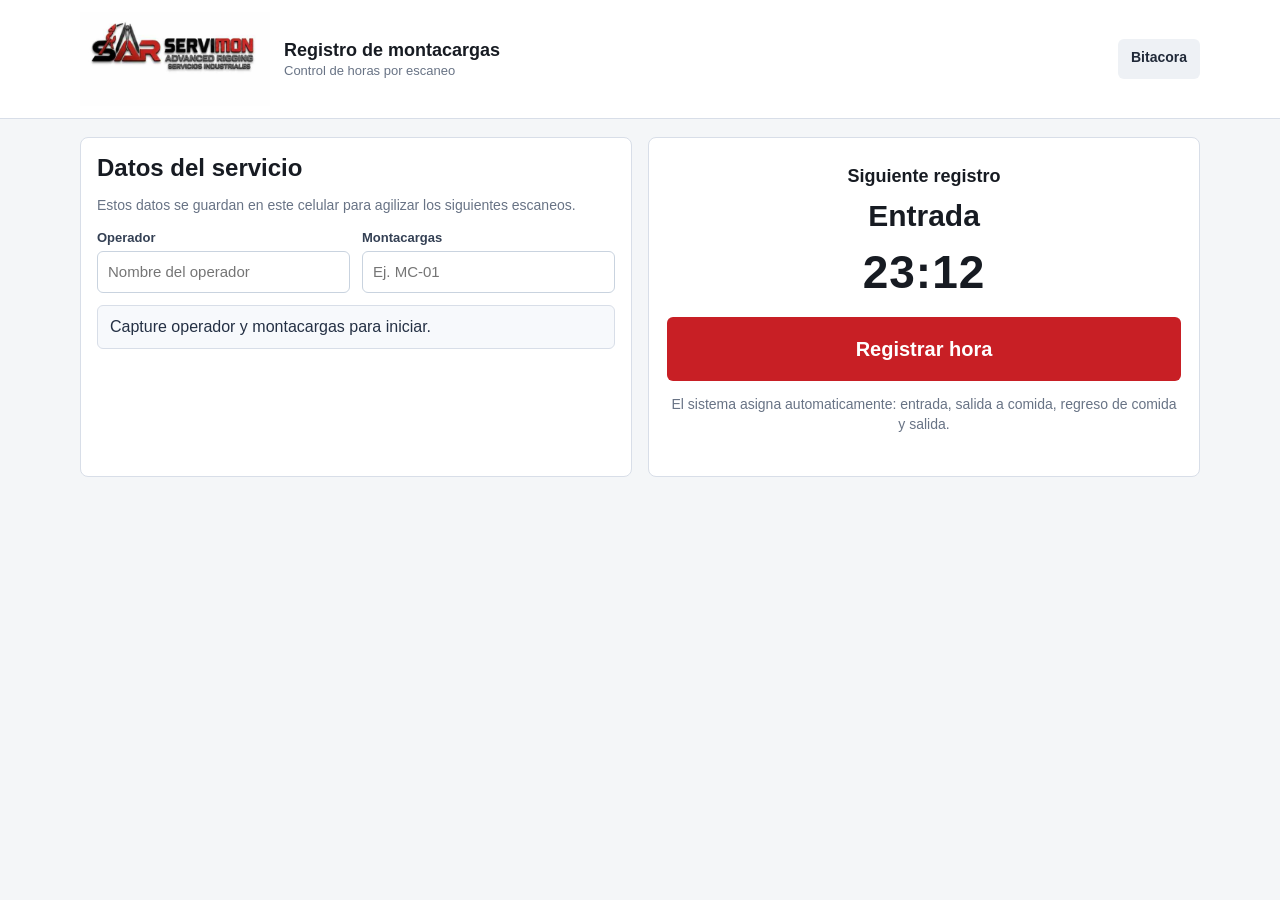
<file: registro-final.html>
﻿<!doctype html>
<html lang="es">
<head>
  <meta charset="utf-8">
  <meta name="viewport" content="width=device-width, initial-scale=1">
  <title>Registro de Montacargas | SERVIMON</title>
  <style>
:root {
  --bg: #f4f6f8;
  --panel: #ffffff;
  --text: #171b22;
  --muted: #687385;
  --line: #d8dee8;
  --red: #c81f25;
  --black: #111318;
  --ok: #19745f;
  --warn: #a15c07;
  --danger: #b42318;
}

* {
  box-sizing: border-box;
}

body {
  margin: 0;
  font-family: Arial, Helvetica, sans-serif;
  background: var(--bg);
  color: var(--text);
}

.topbar {
  background: #fff;
  border-bottom: 1px solid var(--line);
  padding: 12px 18px;
}

.topbar-inner {
  width: min(1120px, 100%);
  margin: 0 auto;
  display: flex;
  align-items: center;
  justify-content: space-between;
  gap: 16px;
}

.brand {
  display: flex;
  align-items: center;
  gap: 14px;
}

.brand img {
  width: 190px;
  max-width: 48vw;
  height: auto;
  display: block;
}

.brand-title strong {
  display: block;
  font-size: 18px;
}

.brand-title span {
  color: var(--muted);
  font-size: 13px;
}

.nav {
  display: flex;
  gap: 8px;
  flex-wrap: wrap;
}

.nav a, button, .link-button {
  border: 0;
  border-radius: 6px;
  background: var(--black);
  color: #fff;
  padding: 10px 13px;
  font-weight: 700;
  font-size: 14px;
  text-decoration: none;
  cursor: pointer;
  min-height: 40px;
}

.nav a.secondary, button.secondary, .link-button.secondary {
  background: #eef1f5;
  color: #202938;
}

button.red {
  background: var(--red);
}

button.ghost {
  background: transparent;
  color: var(--black);
  border: 1px solid var(--line);
}

main {
  width: min(1120px, calc(100% - 24px));
  margin: 18px auto 36px;
}

.layout {
  display: grid;
  grid-template-columns: 1fr 1fr;
  gap: 16px;
}

.panel {
  background: var(--panel);
  border: 1px solid var(--line);
  border-radius: 8px;
  padding: 16px;
}

h1, h2 {
  margin: 0;
}

h1 {
  font-size: 24px;
}

h2 {
  font-size: 18px;
  margin-bottom: 12px;
}

.muted {
  color: var(--muted);
  font-size: 14px;
  line-height: 1.4;
}

.fields {
  display: grid;
  grid-template-columns: repeat(2, minmax(0, 1fr));
  gap: 12px;
}

label {
  display: block;
  color: #344054;
  font-size: 13px;
  font-weight: 700;
  margin-bottom: 6px;
}

input, select {
  width: 100%;
  min-height: 42px;
  border: 1px solid #c9d3df;
  border-radius: 6px;
  padding: 9px 10px;
  font-size: 15px;
  background: #fff;
}

.scan-card {
  text-align: center;
  padding: 28px 18px;
}

.event-name {
  font-size: 30px;
  font-weight: 800;
  margin: 8px 0;
}

.clock {
  font-size: 46px;
  font-weight: 800;
  letter-spacing: 1px;
  margin: 12px 0 18px;
}

.primary-action {
  width: 100%;
  min-height: 64px;
  font-size: 20px;
}

.notice {
  margin-top: 12px;
  padding: 12px;
  border-radius: 6px;
  background: #f7f9fc;
  border: 1px solid var(--line);
  color: #243044;
}

.metrics {
  display: grid;
  grid-template-columns: repeat(4, minmax(0, 1fr));
  gap: 10px;
  margin-bottom: 14px;
}

.metric {
  background: #fff;
  border: 1px solid var(--line);
  border-radius: 8px;
  padding: 12px;
}

.metric span {
  display: block;
  color: var(--muted);
  font-size: 12px;
  font-weight: 700;
  text-transform: uppercase;
}

.metric strong {
  display: block;
  margin-top: 6px;
  font-size: 23px;
}

.metric.danger strong {
  color: var(--danger);
}

.table-wrap {
  overflow-x: auto;
  border: 1px solid var(--line);
  border-radius: 8px;
}

table {
  width: 100%;
  min-width: 1080px;
  border-collapse: collapse;
  background: #fff;
}

th, td {
  border-bottom: 1px solid var(--line);
  padding: 10px;
  text-align: left;
  font-size: 14px;
}

th {
  background: #f0f3f7;
  color: #344054;
  font-size: 12px;
  text-transform: uppercase;
}

tr:last-child td {
  border-bottom: 0;
}

.toolbar {
  display: flex;
  gap: 10px;
  flex-wrap: wrap;
  align-items: end;
  margin-bottom: 14px;
}

.toolbar .field {
  min-width: 170px;
}

.qr-panel {
  display: grid;
  grid-template-columns: 260px 1fr;
  gap: 16px;
  align-items: center;
}

.qr-panel img {
  width: 260px;
  height: 260px;
  border: 1px solid var(--line);
  border-radius: 8px;
  background: #fff;
  padding: 10px;
}

.modal-backdrop {
  position: fixed;
  inset: 0;
  background: rgba(15, 23, 42, .64);
  display: none;
  align-items: center;
  justify-content: center;
  padding: 14px;
  z-index: 20;
}

.modal-backdrop.open {
  display: flex;
}

.modal {
  width: min(690px, 100%);
  max-height: calc(100vh - 28px);
  overflow-y: auto;
  background: #fff;
  border-radius: 8px;
  border: 1px solid var(--line);
  padding: 16px;
  box-shadow: 0 22px 70px rgba(15, 23, 42, .28);
}

.summary {
  display: grid;
  grid-template-columns: repeat(2, minmax(0, 1fr));
  gap: 10px;
  margin: 12px 0;
  padding: 12px;
  background: #f8fafc;
  border: 1px solid var(--line);
  border-radius: 8px;
}

.summary span {
  display: block;
  color: var(--muted);
  font-size: 12px;
  font-weight: 700;
  text-transform: uppercase;
}

.summary strong {
  display: block;
  margin-top: 4px;
  font-size: 17px;
}

.signatures {
  display: none;
  grid-template-columns: repeat(2, minmax(0, 1fr));
  gap: 12px;
}

.signatures.open {
  display: grid;
}

.signature-step {
  display: none;
}

.signature-step.open {
  display: block;
}

canvas {
  width: 100%;
  height: 210px;
  border: 1px dashed #98a2b3;
  border-radius: 6px;
  background: #fff;
  touch-action: none;
  display: block;
}

.signature-preview {
  width: 120px;
  height: 45px;
  object-fit: contain;
  border: 1px solid var(--line);
  border-radius: 4px;
  background: #fff;
  display: block;
}

.signature-placeholder {
  color: var(--muted);
  font-size: 13px;
}

.actions {
  display: flex;
  gap: 10px;
  flex-wrap: wrap;
  margin-top: 14px;
}

@media (max-width: 820px) {
  .topbar-inner, .brand, .layout, .fields, .metrics, .qr-panel, .summary, .signatures {
    grid-template-columns: 1fr;
  }

  .topbar-inner, .brand {
    display: grid;
  }

  .nav a, button, .link-button {
    width: 100%;
    text-align: center;
  }

  .metrics {
    grid-template-columns: repeat(2, minmax(0, 1fr));
  }

  .clock {
    font-size: 40px;
  }

  .modal-backdrop {
    align-items: flex-start;
    overflow-y: auto;
  }

  .modal {
    max-height: none;
    margin-bottom: 22px;
  }

  canvas {
    height: 240px;
  }
}

</style>
</head>
<body>
  <header class="topbar">
    <div class="topbar-inner">
      <div class="brand">
        <img src="[data-uri]" alt="SERVIMON">
        <div class="brand-title">
          <strong>Registro de montacargas</strong>
          <span>Control de horas por escaneo</span>
        </div>
      </div>
      <nav class="nav">
        <a class="secondary" href="bitacora-final.html">Bitacora</a>
      </nav>
    </div>
  </header>

  <main>
    <div class="layout">
      <section class="panel">
        <h1>Datos del servicio</h1>
        <p class="muted">Estos datos se guardan en este celular para agilizar los siguientes escaneos.</p>
        <div class="fields">
          <div>
            <label for="operator">Operador</label>
            <input id="operator" autocomplete="name" placeholder="Nombre del operador">
          </div>
          <div>
            <label for="forklift">Montacargas</label>
            <input id="forklift" autocomplete="off" placeholder="Ej. MC-01">
          </div>
        </div>
        <div class="notice" id="notice">Capture operador y montacargas para iniciar.</div>
      </section>

      <section class="panel scan-card">
        <h2>Siguiente registro</h2>
        <div class="event-name" id="nextEvent">Entrada</div>
        <div class="clock" id="clock">--:--</div>
        <button class="red primary-action" id="scanBtn">Registrar hora</button>
        <p class="muted">El sistema asigna automaticamente: entrada, salida a comida, regreso de comida y salida.</p>
      </section>
    </div>
  </main>

  <div class="modal-backdrop" id="modal">
    <div class="modal">
      <h2>Confirmar registro</h2>
      <p class="muted" id="modalText">Revise la informacion antes de guardar.</p>
      <div class="summary">
        <div><span>Evento</span><strong id="confirmEvent">-</strong></div>
        <div><span>Hora</span><strong id="confirmTime">-</strong></div>
        <div><span>Operador</span><strong id="confirmOperator">-</strong></div>
        <div><span>Montacargas</span><strong id="confirmForklift">-</strong></div>
      </div>

      <div class="signatures" id="signatures">
        <div class="signature-step" id="operatorStep">
          <label>Firma del operador</label>
          <canvas id="operatorSignature" width="520" height="190"></canvas>
          <div class="actions"><button class="ghost" id="clearOperator" type="button">Limpiar firma</button></div>
        </div>
        <div class="signature-step" id="bossStep">
          <label>Firma del jefe de area</label>
          <canvas id="bossSignature" width="520" height="190"></canvas>
          <div class="actions"><button class="ghost" id="clearBoss" type="button">Limpiar firma</button></div>
        </div>
      </div>

      <div class="actions">
        <button class="red" id="acceptBtn" type="button">Aceptar y guardar</button>
        <button class="secondary" id="cancelBtn" type="button">Cancelar</button>
      </div>
    </div>
  </div>

  <script>
window.SERVIMON_CONFIG = { GOOGLE_SCRIPT_URL: "https://script.google.com/macros/s/AKfycbxjcbtqkt3j4rBnkVcGNn4XSZANXuV9KUghDqp46_8ODPXCSrRieN2AZJWf50cOLkkh/exec" };
</script>
<script>
const STORAGE_KEY = "servimon_montacargas_registros_v2";
const PENDING_KEY = "servimon_montacargas_pendientes_v1";
const INCLUDED_MINUTES = 63 * 60;
const EVENTS = ["entrada", "salidaComida", "regresoComida", "salida"];
const LABELS = {
  entrada: "Entrada",
  salidaComida: "Salida a comida",
  regresoComida: "Regreso de comida",
  salida: "Salida"
};

const $ = (id) => document.getElementById(id);

function apiUrl() {
  const value = window.SERVIMON_CONFIG && window.SERVIMON_CONFIG.GOOGLE_SCRIPT_URL;
  if (!value || value.includes("PEGAR_AQUI")) return "";
  return value.trim();
}

function todayKey(date = new Date()) {
  const copy = new Date(date.getTime() - date.getTimezoneOffset() * 60000);
  return copy.toISOString().slice(0, 10);
}

function currentTime() {
  return new Date().toTimeString().slice(0, 5);
}

function formatDate(value) {
  if (!value) return "-";
  const [year, month, day] = value.split("-");
  return `${day}/${month}/${year}`;
}

function minutesFromTime(value) {
  if (!value) return null;
  const [hours, minutes] = value.split(":").map(Number);
  return hours * 60 + minutes;
}

function currentMinutesOfDay() {
  const now = new Date();
  return now.getHours() * 60 + now.getMinutes();
}

function formatMinutes(total) {
  const safe = Math.max(0, Math.round(total || 0));
  const hours = Math.floor(safe / 60);
  const minutes = safe % 60;
  return `${hours}:${String(minutes).padStart(2, "0")}`;
}

function loadRecords() {
  try {
    return JSON.parse(localStorage.getItem(STORAGE_KEY)) || [];
  } catch {
    return [];
  }
}

function saveRecords(records) {
  localStorage.setItem(STORAGE_KEY, JSON.stringify(records));
}

function recordKey(record) {
  return `${record.date}|${record.operator}|${record.forklift}`;
}

function mergeRecords(localRecords, remoteRecords) {
  const map = new Map();
  for (const record of [...localRecords, ...remoteRecords]) {
    const key = recordKey(record);
    const current = map.get(key) || {};
    map.set(key, { ...current, ...record });
  }
  const merged = [...map.values()];
  saveRecords(merged);
  return merged;
}

function replaceRemoteRange(localRecords, remoteRecords, from, to) {
  const remoteKeys = new Set(remoteRecords.map(recordKey));
  const kept = localRecords.filter((record) => {
    const inRange = (!from || record.date >= from) && (!to || record.date <= to);
    return !inRange || remoteKeys.has(recordKey(record));
  });
  return mergeRecords(kept, remoteRecords);
}

function replaceRemoteRecord(localRecords, remoteRecord, date, operator, forklift) {
  const key = `${date}|${operator}|${forklift}`;
  const kept = localRecords.filter((record) => recordKey(record) !== key);
  if (remoteRecord) kept.push(remoteRecord);
  saveRecords(kept);
  return kept;
}

function queuePending(payload) {
  const pending = loadPending();
  pending.push({ ...payload, queuedAt: new Date().toISOString() });
  localStorage.setItem(PENDING_KEY, JSON.stringify(pending));
}

function loadPending() {
  try {
    return JSON.parse(localStorage.getItem(PENDING_KEY)) || [];
  } catch {
    return [];
  }
}

function removePending(index) {
  const pending = loadPending();
  pending.splice(index, 1);
  localStorage.setItem(PENDING_KEY, JSON.stringify(pending));
}

function getRecord(records, date, operator, forklift) {
  return records.find((item) => item.date === date && item.operator === operator && item.forklift === forklift);
}

function getOrCreateRecord(records, date, operator, forklift) {
  let record = getRecord(records, date, operator, forklift);
  if (!record) {
    record = {
      date,
      operator,
      forklift,
      entrada: "",
      salidaComida: "",
      regresoComida: "",
      salida: "",
      operatorSignature: "",
      bossSignature: ""
    };
    records.push(record);
  }
  return record;
}

function upsertLocalEvent(payload) {
  const records = loadRecords();
  const record = getOrCreateRecord(records, payload.date, payload.operator, payload.forklift);
  record[payload.event] = payload.time;
  if (payload.event === "salida") {
    record.operatorSignature = payload.operatorSignature || record.operatorSignature || "";
    record.bossSignature = payload.bossSignature || record.bossSignature || "";
  }
  saveRecords(records);
  return record;
}

function nextEvent(record) {
  return EVENTS.find((event) => !record[event]) || null;
}

function netMinutes(record) {
  const entrada = minutesFromTime(record.entrada);
  if (entrada === null) return 0;
  const isToday = record.date === todayKey();
  const salida = minutesFromTime(record.salida);
  const end = salida !== null ? salida : (isToday ? currentMinutesOfDay() : null);
  if (end === null) return 0;
  const salidaComida = minutesFromTime(record.salidaComida);
  const regresoComida = minutesFromTime(record.regresoComida);
  let comida = 0;
  if (salidaComida !== null) {
    const regreso = regresoComida !== null ? regresoComida : end;
    comida = Math.max(0, Math.min(end, regreso) - salidaComida);
  }
  return Math.max(0, end - entrada - comida);
}

function recordStatus(record) {
  const done = EVENTS.filter((event) => record[event]).length;
  if (done < 4) return `Pendiente: ${LABELS[EVENTS[done]]}`;
  if (!record.operatorSignature || !record.bossSignature) return "Salida sin firmas";
  return "Completo";
}

function escapeHtml(value) {
  return String(value || "")
    .replaceAll("&", "&amp;")
    .replaceAll("<", "&lt;")
    .replaceAll(">", "&gt;")
    .replaceAll('"', "&quot;")
    .replaceAll("'", "&#039;");
}

function setupSignaturePad(canvasId) {
  const canvas = $(canvasId);
  const context = canvas.getContext("2d");
  const pad = { drawing: false, hasInk: false };

  context.lineWidth = 3;
  context.lineCap = "round";
  context.strokeStyle = "#111318";

  function point(event) {
    const rect = canvas.getBoundingClientRect();
    const source = event.touches ? event.touches[0] : event;
    return {
      x: (source.clientX - rect.left) * (canvas.width / rect.width),
      y: (source.clientY - rect.top) * (canvas.height / rect.height)
    };
  }

  function start(event) {
    event.preventDefault();
    const current = point(event);
    pad.drawing = true;
    context.beginPath();
    context.moveTo(current.x, current.y);
  }

  function move(event) {
    if (!pad.drawing) return;
    event.preventDefault();
    const current = point(event);
    context.lineTo(current.x, current.y);
    context.stroke();
    pad.hasInk = true;
  }

  function end() {
    pad.drawing = false;
  }

  canvas.addEventListener("mousedown", start);
  canvas.addEventListener("mousemove", move);
  window.addEventListener("mouseup", end);
  canvas.addEventListener("touchstart", start, { passive: false });
  canvas.addEventListener("touchmove", move, { passive: false });
  canvas.addEventListener("touchend", end);

  return {
    hasInk: () => pad.hasInk,
    clear: () => {
      context.clearRect(0, 0, canvas.width, canvas.height);
      pad.hasInk = false;
    },
    dataUrl: () => canvas.toDataURL("image/png")
  };
}

function exportCsv(records, from, to) {
  const header = ["Fecha", "Operador", "Montacargas", "Entrada", "Salida comida", "Regreso comida", "Salida", "Horas netas", "Firma operador", "Firma jefe area", "Estado"];
  const rows = records.map((record) => [
    formatDate(record.date),
    record.operator,
    record.forklift,
    record.entrada,
    record.salidaComida,
    record.regresoComida,
    record.salida,
    formatMinutes(netMinutes(record)),
    record.operatorSignature ? "Firmado" : "",
    record.bossSignature ? "Firmado" : "",
    recordStatus(record)
  ]);

  const csv = [header, ...rows]
    .map((line) => line.map((cell) => `"${String(cell || "").replaceAll('"', '""')}"`).join(","))
    .join("\n");
  const blob = new Blob([csv], { type: "text/csv;charset=utf-8" });
  const link = document.createElement("a");
  link.href = URL.createObjectURL(blob);
  link.download = `bitacora-montacargas-${from || "inicio"}-${to || "fin"}.csv`;
  link.click();
  URL.revokeObjectURL(link.href);
}

function registroUrl() {
  const path = location.pathname.replace(/[^/]*$/, "registro-final.html");
  return `${location.origin}${path}`;
}

function jsonp(params) {
  const url = apiUrl();
  if (!url) return Promise.reject(new Error("No hay URL de Google Apps Script configurada."));

  return new Promise((resolve, reject) => {
    const callback = `servimonCb_${Date.now()}_${Math.floor(Math.random() * 100000)}`;
    const script = document.createElement("script");
    const query = new URLSearchParams({ ...params, callback });
    const timer = setTimeout(() => {
      cleanup();
      reject(new Error("No respondio Google Sheets."));
    }, 12000);

    function cleanup() {
      clearTimeout(timer);
      delete window[callback];
      script.remove();
    }

    window[callback] = (response) => {
      cleanup();
      resolve(response);
    };

    script.onerror = () => {
      cleanup();
      reject(new Error("No se pudo conectar con Google Sheets."));
    };

    script.src = `${url}?${query.toString()}`;
    document.body.appendChild(script);
  });
}

async function fetchRemoteRecords(from = "", to = "") {
  const response = await jsonp({ action: "list", from, to });
  if (!response.ok) throw new Error(response.error || "No se pudo leer la bitacora.");
  const remote = response.records || [];
  return replaceRemoteRange(loadRecords(), remote, from, to);
}

async function fetchRemoteDay(date, operator, forklift) {
  const response = await jsonp({ action: "record", date, operator, forklift });
  if (!response.ok) throw new Error(response.error || "No se pudo leer el registro.");
  return replaceRemoteRecord(loadRecords(), response.record || null, date, operator, forklift);
}

function postToGoogleSheets(payload) {
  const url = apiUrl();
  if (!url) {
    return Promise.reject(new Error("Falta configurar Google Apps Script."));
  }

  return new Promise((resolve) => {
    const iframeName = `servimonFrame_${Date.now()}`;
    const iframe = document.createElement("iframe");
    iframe.name = iframeName;
    iframe.style.display = "none";

    const form = document.createElement("form");
    form.method = "POST";
    form.action = url;
    form.target = iframeName;
    form.style.display = "none";

    const values = { action: "save", ...payload };
    for (const [key, value] of Object.entries(values)) {
      const input = document.createElement("input");
      input.type = "hidden";
      input.name = key;
      input.value = value || "";
      form.appendChild(input);
    }

    let done = false;
    iframe.addEventListener("load", () => {
      if (done) return;
      done = true;
      setTimeout(() => {
        form.remove();
        iframe.remove();
      }, 300);
      resolve(true);
    });

    document.body.appendChild(iframe);
    document.body.appendChild(form);
    form.submit();
    setTimeout(() => {
      if (!done) {
        queuePending(payload);
        resolve(false);
      }
    }, 15000);
  });
}

async function saveEventCentral(payload) {
  upsertLocalEvent(payload);
  try {
    return await postToGoogleSheets(payload);
  } catch {
    queuePending(payload);
    return false;
  }
}

async function syncPending() {
  const pending = loadPending();
  if (!pending.length || !apiUrl()) return 0;
  let sent = 0;
  for (let i = pending.length - 1; i >= 0; i -= 1) {
    await postToGoogleSheets(pending[i]);
    removePending(i);
    sent += 1;
  }
  return sent;
}

</script>
  <script>
    let pending = null;
    let signatureStep = "operator";
    const operatorPad = setupSignaturePad("operatorSignature");
    const bossPad = setupSignaturePad("bossSignature");

    function readIdentity() {
      return {
        operator: $("operator").value.trim(),
        forklift: $("forklift").value.trim()
      };
    }

    function persistIdentity() {
      localStorage.setItem("servimon_operator", $("operator").value.trim());
      localStorage.setItem("servimon_forklift", $("forklift").value.trim());
    }

    function refresh() {
      $("clock").textContent = currentTime();
      const identity = readIdentity();
      if (!identity.operator || !identity.forklift) {
        $("nextEvent").textContent = "Entrada";
        $("notice").textContent = "Capture operador y montacargas para iniciar.";
        return;
      }

      const records = loadRecords();
      const record = getRecord(records, todayKey(), identity.operator, identity.forklift);
      const event = nextEvent(record || {});
      $("nextEvent").textContent = event ? LABELS[event] : "Dia completo";
      $("notice").textContent = event
        ? `Listo para registrar: ${LABELS[event]}.`
        : "Este operador ya completo entrada, comida, regreso y salida de hoy.";
    }

    async function openModal() {
      const identity = readIdentity();
      if (!identity.operator || !identity.forklift) {
        $("notice").textContent = "Falta operador o montacargas.";
        return;
      }

      persistIdentity();
      $("notice").textContent = "Revisando bitacora central...";
      try {
        await fetchRemoteDay(todayKey(), identity.operator, identity.forklift);
      } catch {
        $("notice").textContent = "Sin conexion central. Se guardara respaldo local y se reintentara.";
      }

      const records = loadRecords();
      const record = getOrCreateRecord(records, todayKey(), identity.operator, identity.forklift);
      const event = nextEvent(record);
      if (!event) {
        $("notice").textContent = "El dia ya esta completo para este operador y montacargas.";
        return;
      }

      pending = { records, record, event, time: currentTime() };
      const isExit = event === "salida";
      $("confirmEvent").textContent = LABELS[event];
      $("confirmTime").textContent = pending.time;
      $("confirmOperator").textContent = identity.operator;
      $("confirmForklift").textContent = identity.forklift;
      $("modalText").textContent = isExit
        ? "Para guardar la salida se requiere firma del operador y firma del jefe de area."
        : "Revise la informacion antes de guardar.";
      $("signatures").classList.toggle("open", isExit);
      signatureStep = "operator";
      updateSignatureStep();
      operatorPad.clear();
      bossPad.clear();
      $("modal").classList.add("open");
    }

    function updateSignatureStep() {
      const isExit = pending && pending.event === "salida";
      $("operatorStep").classList.toggle("open", isExit && signatureStep === "operator");
      $("bossStep").classList.toggle("open", isExit && signatureStep === "boss");
      if (!isExit) {
        $("acceptBtn").textContent = "Aceptar y guardar";
        return;
      }
      $("acceptBtn").textContent = signatureStep === "operator"
        ? "Aceptar firma operador"
        : "Aceptar firma jefe y guardar";
    }

    function closeModal() {
      pending = null;
      $("modal").classList.remove("open");
    }

    async function accept() {
      if (!pending) return;
      if (pending.event === "salida") {
        if (signatureStep === "operator") {
          if (!operatorPad.hasInk()) {
            $("modalText").textContent = "Falta la firma del operador.";
            return;
          }
          signatureStep = "boss";
          $("modalText").textContent = "Ahora firme el jefe de area para guardar la salida.";
          updateSignatureStep();
          return;
        }
        if (!bossPad.hasInk()) {
          $("modalText").textContent = "Falta la firma del jefe de area.";
          return;
        }
      }

      const payload = {
        date: pending.record.date,
        operator: pending.record.operator,
        forklift: pending.record.forklift,
        event: pending.event,
        time: pending.time,
        operatorSignature: pending.event === "salida" ? operatorPad.dataUrl() : "",
        bossSignature: pending.event === "salida" ? bossPad.dataUrl() : ""
      };

      $("acceptBtn").disabled = true;
      $("acceptBtn").textContent = "Guardando...";
      await saveEventCentral(payload);
      $("notice").textContent = apiUrl()
        ? `${LABELS[pending.event]} guardada a las ${pending.time}.`
        : `${LABELS[pending.event]} guardada localmente. Falta configurar Google Sheets.`;
      $("acceptBtn").disabled = false;
      $("acceptBtn").textContent = "Aceptar y guardar";
      closeModal();
      refresh();
    }

    $("operator").value = localStorage.getItem("servimon_operator") || "";
    $("forklift").value = localStorage.getItem("servimon_forklift") || "";
    $("operator").addEventListener("input", refresh);
    $("forklift").addEventListener("input", refresh);
    $("scanBtn").addEventListener("click", openModal);
    $("acceptBtn").addEventListener("click", accept);
    $("cancelBtn").addEventListener("click", closeModal);
    $("clearOperator").addEventListener("click", operatorPad.clear);
    $("clearBoss").addEventListener("click", bossPad.clear);
    syncPending().then((count) => {
      if (count) $("notice").textContent = `Se sincronizaron ${count} registros pendientes.`;
    });
    setInterval(refresh, 1000);
    refresh();
  </script>
</body>
</html>
</file>
<file: styles.css>
:root {
  --bg: #f4f6f8;
  --panel: #ffffff;
  --text: #171b22;
  --muted: #687385;
  --line: #d8dee8;
  --red: #c81f25;
  --black: #111318;
  --ok: #19745f;
  --warn: #a15c07;
  --danger: #b42318;
}

* {
  box-sizing: border-box;
}

body {
  margin: 0;
  font-family: Arial, Helvetica, sans-serif;
  background: var(--bg);
  color: var(--text);
}

.topbar {
  background: #fff;
  border-bottom: 1px solid var(--line);
  padding: 12px 18px;
}

.topbar-inner {
  width: min(1120px, 100%);
  margin: 0 auto;
  display: flex;
  align-items: center;
  justify-content: space-between;
  gap: 16px;
}

.brand {
  display: flex;
  align-items: center;
  gap: 14px;
}

.brand img {
  width: 190px;
  max-width: 48vw;
  height: auto;
  display: block;
}

.brand-title strong {
  display: block;
  font-size: 18px;
}

.brand-title span {
  color: var(--muted);
  font-size: 13px;
}

.nav {
  display: flex;
  gap: 8px;
  flex-wrap: wrap;
}

.nav a, button, .link-button {
  border: 0;
  border-radius: 6px;
  background: var(--black);
  color: #fff;
  padding: 10px 13px;
  font-weight: 700;
  font-size: 14px;
  text-decoration: none;
  cursor: pointer;
  min-height: 40px;
}

.nav a.secondary, button.secondary, .link-button.secondary {
  background: #eef1f5;
  color: #202938;
}

button.red {
  background: var(--red);
}

button.ghost {
  background: transparent;
  color: var(--black);
  border: 1px solid var(--line);
}

main {
  width: min(1120px, calc(100% - 24px));
  margin: 18px auto 36px;
}

.layout {
  display: grid;
  grid-template-columns: 1fr 1fr;
  gap: 16px;
}

.panel {
  background: var(--panel);
  border: 1px solid var(--line);
  border-radius: 8px;
  padding: 16px;
}

h1, h2 {
  margin: 0;
}

h1 {
  font-size: 24px;
}

h2 {
  font-size: 18px;
  margin-bottom: 12px;
}

.muted {
  color: var(--muted);
  font-size: 14px;
  line-height: 1.4;
}

.fields {
  display: grid;
  grid-template-columns: repeat(2, minmax(0, 1fr));
  gap: 12px;
}

label {
  display: block;
  color: #344054;
  font-size: 13px;
  font-weight: 700;
  margin-bottom: 6px;
}

input, select {
  width: 100%;
  min-height: 42px;
  border: 1px solid #c9d3df;
  border-radius: 6px;
  padding: 9px 10px;
  font-size: 15px;
  background: #fff;
}

.scan-card {
  text-align: center;
  padding: 28px 18px;
}

.event-name {
  font-size: 30px;
  font-weight: 800;
  margin: 8px 0;
}

.clock {
  font-size: 46px;
  font-weight: 800;
  letter-spacing: 1px;
  margin: 12px 0 18px;
}

.primary-action {
  width: 100%;
  min-height: 64px;
  font-size: 20px;
}

.notice {
  margin-top: 12px;
  padding: 12px;
  border-radius: 6px;
  background: #f7f9fc;
  border: 1px solid var(--line);
  color: #243044;
}

.metrics {
  display: grid;
  grid-template-columns: repeat(4, minmax(0, 1fr));
  gap: 10px;
  margin-bottom: 14px;
}

.metric {
  background: #fff;
  border: 1px solid var(--line);
  border-radius: 8px;
  padding: 12px;
}

.metric span {
  display: block;
  color: var(--muted);
  font-size: 12px;
  font-weight: 700;
  text-transform: uppercase;
}

.metric strong {
  display: block;
  margin-top: 6px;
  font-size: 23px;
}

.metric.danger strong {
  color: var(--danger);
}

.table-wrap {
  overflow-x: auto;
  border: 1px solid var(--line);
  border-radius: 8px;
}

table {
  width: 100%;
  min-width: 1080px;
  border-collapse: collapse;
  background: #fff;
}

th, td {
  border-bottom: 1px solid var(--line);
  padding: 10px;
  text-align: left;
  font-size: 14px;
}

th {
  background: #f0f3f7;
  color: #344054;
  font-size: 12px;
  text-transform: uppercase;
}

tr:last-child td {
  border-bottom: 0;
}

.toolbar {
  display: flex;
  gap: 10px;
  flex-wrap: wrap;
  align-items: end;
  margin-bottom: 14px;
}

.toolbar .field {
  min-width: 170px;
}

.qr-panel {
  display: grid;
  grid-template-columns: 260px 1fr;
  gap: 16px;
  align-items: center;
}

.qr-panel img {
  width: 260px;
  height: 260px;
  border: 1px solid var(--line);
  border-radius: 8px;
  background: #fff;
  padding: 10px;
}

.modal-backdrop {
  position: fixed;
  inset: 0;
  background: rgba(15, 23, 42, .64);
  display: none;
  align-items: center;
  justify-content: center;
  padding: 14px;
  z-index: 20;
}

.modal-backdrop.open {
  display: flex;
}

.modal {
  width: min(690px, 100%);
  background: #fff;
  border-radius: 8px;
  border: 1px solid var(--line);
  padding: 16px;
  box-shadow: 0 22px 70px rgba(15, 23, 42, .28);
}

.summary {
  display: grid;
  grid-template-columns: repeat(2, minmax(0, 1fr));
  gap: 10px;
  margin: 12px 0;
  padding: 12px;
  background: #f8fafc;
  border: 1px solid var(--line);
  border-radius: 8px;
}

.summary span {
  display: block;
  color: var(--muted);
  font-size: 12px;
  font-weight: 700;
  text-transform: uppercase;
}

.summary strong {
  display: block;
  margin-top: 4px;
  font-size: 17px;
}

.signatures {
  display: none;
  grid-template-columns: repeat(2, minmax(0, 1fr));
  gap: 12px;
}

.signatures.open {
  display: grid;
}

canvas {
  width: 100%;
  height: 145px;
  border: 1px dashed #98a2b3;
  border-radius: 6px;
  background: #fff;
  touch-action: none;
  display: block;
}

.signature-preview {
  width: 120px;
  height: 45px;
  object-fit: contain;
  border: 1px solid var(--line);
  border-radius: 4px;
  background: #fff;
  display: block;
}

.signature-placeholder {
  color: var(--muted);
  font-size: 13px;
}

.actions {
  display: flex;
  gap: 10px;
  flex-wrap: wrap;
  margin-top: 14px;
}

@media (max-width: 820px) {
  .topbar-inner, .brand, .layout, .fields, .metrics, .qr-panel, .summary, .signatures {
    grid-template-columns: 1fr;
  }

  .topbar-inner, .brand {
    display: grid;
  }

  .nav a, button, .link-button {
    width: 100%;
    text-align: center;
  }

  .metrics {
    grid-template-columns: repeat(2, minmax(0, 1fr));
  }

  .clock {
    font-size: 40px;
  }
}
</file>
